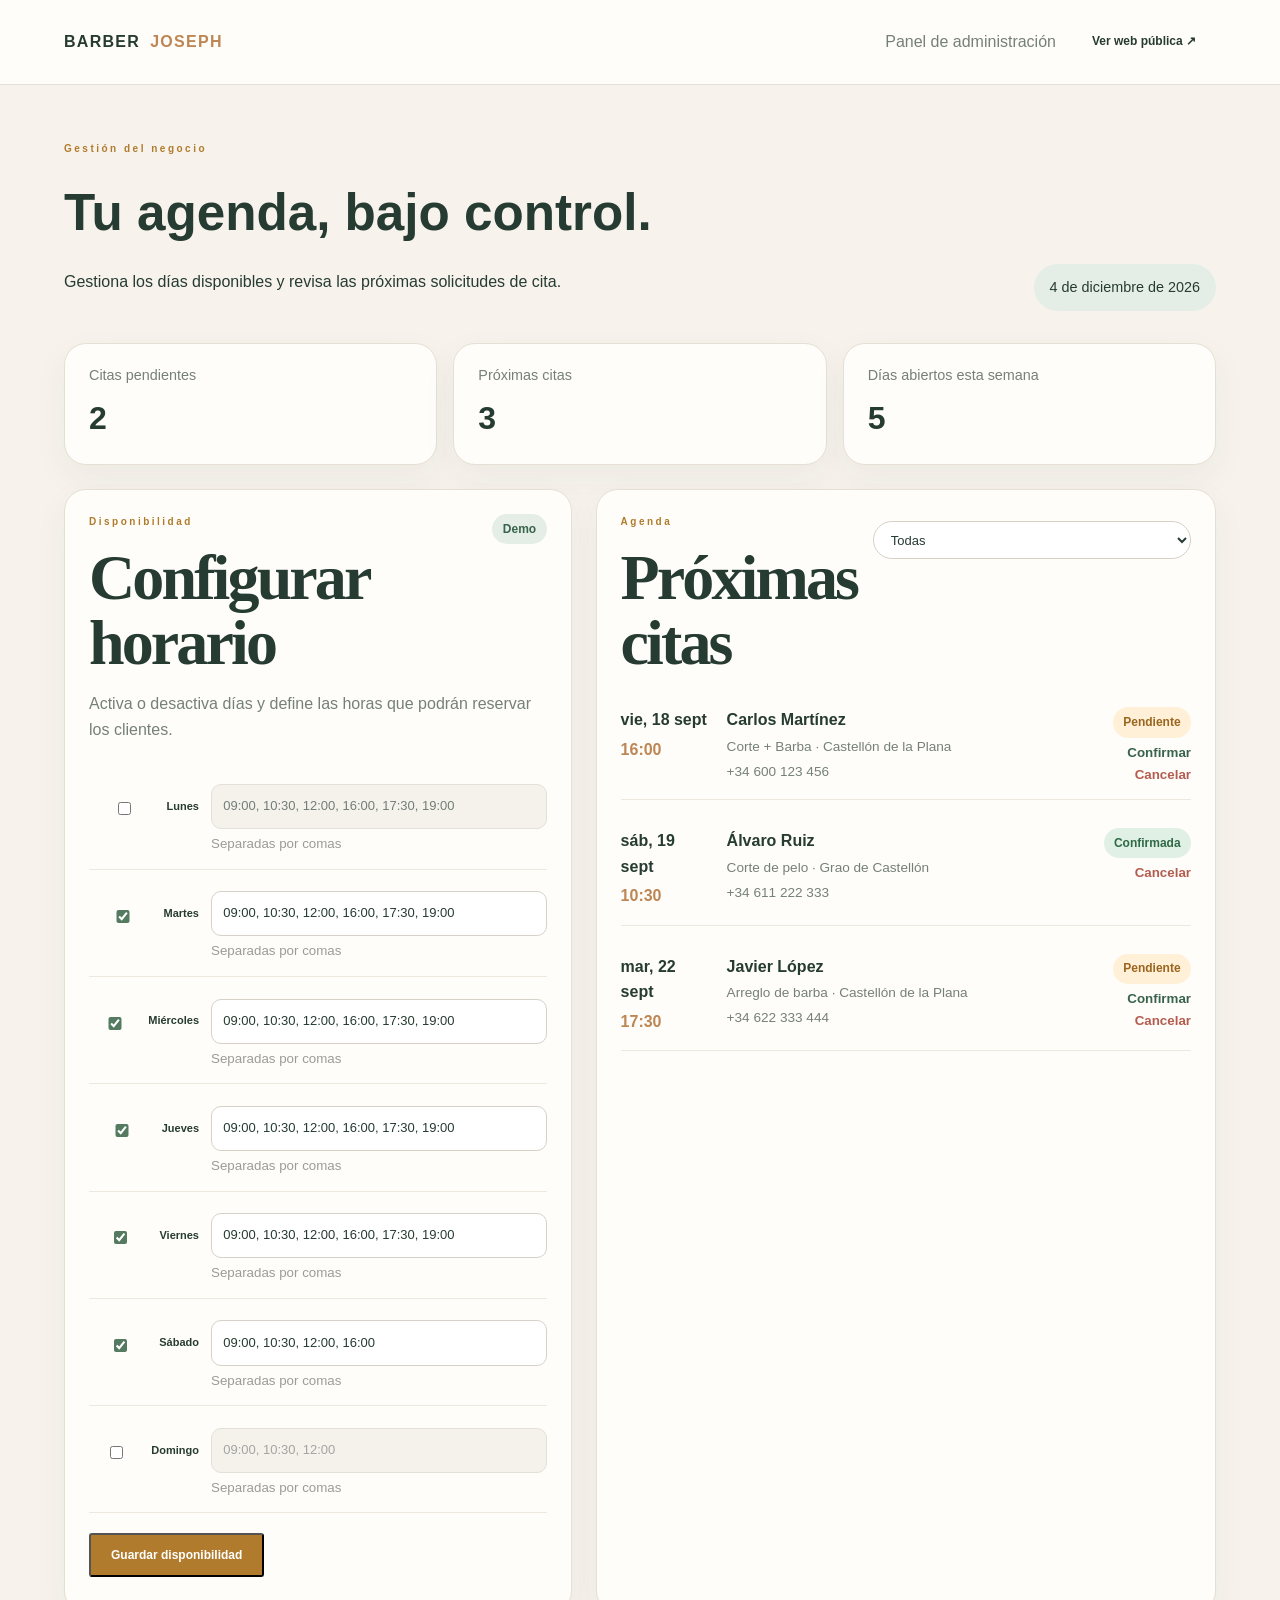
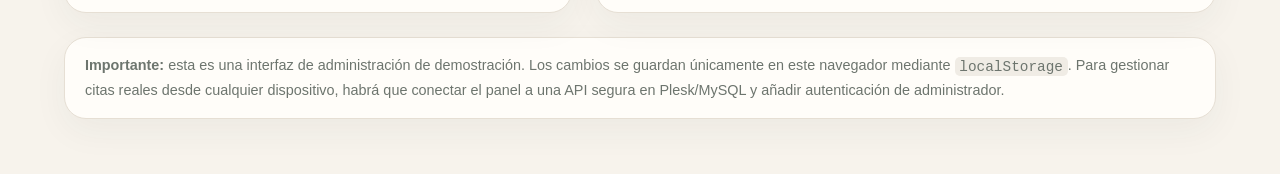
<file: admin.html>
<!doctype html>
<html lang="es">
<head>
  <meta charset="UTF-8">
  <meta name="viewport" content="width=device-width, initial-scale=1.0">
  <title>Admin · Barber Joseph</title>
  <link rel="stylesheet" href="styles.css">
  <link rel="stylesheet" href="admin.css">
  <script defer src="admin.js"></script>
</head>
<body class="admin-page">
  <header class="admin-header">
    <a class="brand" href="index.html">BARBER <span>JOSEPH</span></a>
    <div class="admin-header-actions">
      <span class="admin-user">Panel de administración</span>
      <a class="button button-secondary" href="index.html">Ver web pública ↗</a>
    </div>
  </header>

  <main class="admin-shell">
    <section class="admin-intro">
      <div>
        <p class="eyebrow">Gestión del negocio</p>
        <h1>Tu agenda, bajo control.</h1>
        <p>Gestiona los días disponibles y revisa las próximas solicitudes de cita.</p>
      </div>
      <div class="admin-date" id="today-label"></div>
    </section>

    <section class="admin-stats" aria-label="Resumen">
      <article class="admin-stat"><span>Citas pendientes</span><strong id="pending-count">0</strong></article>
      <article class="admin-stat"><span>Próximas citas</span><strong id="upcoming-count">0</strong></article>
      <article class="admin-stat"><span>Días abiertos esta semana</span><strong id="open-days-count">0</strong></article>
    </section>

    <div class="admin-grid">
      <section class="admin-card">
        <div class="admin-card-heading">
          <div><p class="eyebrow">Disponibilidad</p><h2>Configurar horario</h2></div>
          <span class="status-pill">Demo</span>
        </div>
        <p class="muted">Activa o desactiva días y define las horas que podrán reservar los clientes.</p>
        <div id="availability-list" class="availability-list"></div>
        <button class="button button-primary" id="save-availability">Guardar disponibilidad</button>
        <p class="form-status" id="availability-status" role="status"></p>
      </section>

      <section class="admin-card">
        <div class="admin-card-heading">
          <div><p class="eyebrow">Agenda</p><h2>Próximas citas</h2></div>
          <select id="appointment-filter" aria-label="Filtrar citas">
            <option value="all">Todas</option>
            <option value="pending">Pendientes</option>
            <option value="confirmed">Confirmadas</option>
            <option value="cancelled">Canceladas</option>
          </select>
        </div>
        <div id="appointments-list" class="appointments-list"></div>
      </section>
    </div>

    <section class="admin-note">
      <strong>Importante:</strong> esta es una interfaz de administración de demostración. Los cambios se guardan únicamente en este navegador mediante <code>localStorage</code>. Para gestionar citas reales desde cualquier dispositivo, habrá que conectar el panel a una API segura en Plesk/MySQL y añadir autenticación de administrador.
    </section>
  </main>
</body>
</html>
</file>
<file: styles.css>
:root{--ink:#17201d;--green:#263b34;--cream:#f5f0e7;--paper:#fbf8f2;--gold:#b07b2c;--line:#ded5c7;--muted:#6f716c}*{box-sizing:border-box}html{scroll-behavior:smooth}body{margin:0;background:var(--paper);color:var(--ink);font-family:'DM Sans',sans-serif;line-height:1.6}a{color:inherit;text-decoration:none}img{display:block;width:100%;height:100%;object-fit:cover}.site-header{display:flex;align-items:center;justify-content:space-between;padding:18px 4.5%;position:sticky;top:0;background:rgba(251,248,242,.94);backdrop-filter:blur(14px);z-index:10;border-bottom:1px solid var(--line)}.brand{display:flex;align-items:center;gap:10px}.brand-mark{font-size:31px;line-height:1;color:var(--ink)}.brand strong{display:block;font-family:'Playfair Display',serif;font-size:21px;letter-spacing:.02em;line-height:1.05}.brand small{display:block;font-size:8px;letter-spacing:.25em;text-align:center;margin-top:5px}.nav-links{display:flex;align-items:center;gap:25px;font-size:12px;font-weight:700}.nav-links a:hover{color:var(--gold)}.nav-cta,.button{display:inline-block;padding:13px 20px;border-radius:3px;font-weight:800;font-size:12px}.nav-cta,.button-primary{background:var(--gold);color:#fff}.button-outline{border:1px solid var(--ink)}.menu-toggle{display:none;background:none;border:0;font-size:24px;color:var(--ink)}.hero{display:grid;grid-template-columns:1fr 1.08fr;min-height:560px;background:var(--cream)}.hero-copy{padding:80px 8% 65px 10%;display:flex;flex-direction:column;justify-content:center}.eyebrow{font-size:10px;letter-spacing:.25em;font-weight:800;color:var(--gold);margin:0 0 15px}.hero h1,h2{font-family:'Playfair Display',serif;font-size:clamp(46px,5vw,73px);line-height:1.02;letter-spacing:-.045em;margin:0 0 24px}.hero h1 em,h2 em{font-family:'Caveat',cursive;color:var(--gold);font-size:1.15em;font-weight:600;letter-spacing:0}.hero-text{font-size:17px;max-width:490px;margin:0 0 28px}.benefits{display:flex;gap:20px;flex-wrap:wrap}.benefits span{display:grid;grid-template-columns:auto 1fr;column-gap:8px;font-size:25px;color:var(--gold);align-items:start}.benefits b{font-size:12px;color:var(--ink);line-height:1.2}.benefits small{grid-column:2;font-size:10px;color:var(--muted)}.hero-actions{display:flex;gap:16px;align-items:center;margin-top:30px}.hero-photo{position:relative;min-height:560px;overflow:hidden}.hero-photo:after{content:'';position:absolute;inset:0;background:linear-gradient(90deg,rgba(245,240,231,.15),transparent 35%)}.photo-note{position:absolute;right:7%;top:12%;font-family:'Caveat',cursive;font-size:31px;line-height:1.05;transform:rotate(-7deg);z-index:1}.photo-note em{color:var(--gold)}.photo-list{position:absolute;right:4%;bottom:9%;background:rgba(251,248,242,.94);padding:18px 25px;font-size:12px;line-height:2.1;z-index:1}.feature-strip{display:grid;grid-template-columns:repeat(4,1fr);gap:0;background:var(--green);color:#fff;padding:25px 5%}.feature-strip span{display:grid;grid-template-columns:auto 1fr;column-gap:12px;padding:0 25px;border-right:1px solid rgba(255,255,255,.25);font-size:27px;color:#e5bd76}.feature-strip span:last-child{border:0}.feature-strip b{font-size:11px;color:#fff;line-height:1.4}.feature-strip small{grid-column:2;font-size:11px;color:#d2d7d0}.section{padding:75px 5%}.section-heading{margin-bottom:35px}.section-heading.split{display:grid;grid-template-columns:1fr 1fr auto;gap:35px;align-items:end}.section-heading h2{font-size:clamp(42px,4.5vw,62px)}.section-heading>p:not(.eyebrow){max-width:430px;color:#414640;font-size:14px}.scribble{font-family:'Caveat',cursive;font-size:28px;line-height:1.05;transform:rotate(-6deg);color:var(--ink)}.service-grid{display:grid;grid-template-columns:repeat(4,1fr);gap:14px}.service-card{background:#fff;border:1px solid #ece5da;border-radius:4px;overflow:hidden}.service-card img{height:155px}.service-card>div{padding:18px}.service-card h3{font-family:'Playfair Display',serif;font-size:18px;margin:0 0 4px}.service-card h3 small{font-family:'DM Sans';font-size:11px;font-weight:400}.service-card p{font-size:12px;color:var(--muted);margin:0}.pricing-section{background:var(--cream)}.price-grid{display:grid;grid-template-columns:repeat(5,1fr);gap:12px}.price-grid>div{background:#fff;border:1px solid #e8dfd2;padding:20px;display:flex;flex-direction:column;min-height:140px;border-radius:4px}.price-grid span{font-size:26px;color:var(--gold)}.price-grid b{font-size:12px;margin-top:auto}.price-grid strong{font-family:'Playfair Display',serif;font-size:27px}.price-grid small{font-size:10px;font-weight:400}.price-grid .included{background:var(--green);color:#fff}.price-grid .included small{color:#d8ded8;margin-top:5px}.booking-banner{margin:0 4%;display:grid;grid-template-columns:1fr 1.5fr;background:#e9dfcf;border-radius:8px;overflow:hidden}.booking-banner>div:first-child{padding:45px 35px}.booking-banner h2{font-size:44px;margin-bottom:12px}.booking-banner p:not(.eyebrow){font-size:13px}.booking-photo{position:relative;min-height:270px}.booking-photo>div{position:absolute;right:0;bottom:0;background:rgba(23,32,29,.88);color:#fff;padding:20px;font-size:11px;line-height:2}.about-section{display:grid;grid-template-columns:1.1fr 1fr .8fr;gap:35px;align-items:center}.about-photo{height:360px;position:relative;overflow:hidden;border-radius:5px}.about-photo span{position:absolute;left:25px;top:25px;font-family:'Caveat',cursive;font-size:32px;line-height:1.05;color:#fff;transform:rotate(-7deg)}.about-photo em{color:#f0c77d}.about-copy h2{font-size:43px}.about-copy p:not(.eyebrow){font-size:14px;color:#5f655f}.about-copy .button{margin-top:15px}blockquote{border:1px solid var(--line);border-radius:8px;padding:35px;font-family:'Caveat',cursive;font-size:30px;line-height:1.1;margin:0;transform:rotate(2deg)}blockquote small{display:block;font-family:'DM Sans';font-size:11px;margin-top:20px;text-align:right}.booking-section{background:var(--green);color:#fff;display:grid;grid-template-columns:.8fr 1.2fr;gap:55px}.booking-section .section-heading>p:not(.eyebrow){color:#dce2dc}.form-card{background:#fff;color:var(--ink);padding:28px;border-radius:5px}.form-grid{display:grid;grid-template-columns:repeat(2,1fr);gap:0 18px}label{display:block;font-size:11px;font-weight:800;margin-bottom:18px}input,select,textarea{display:block;width:100%;margin-top:7px;border:1px solid var(--line);background:#fff;color:var(--ink);padding:12px;font:inherit;font-size:13px;border-radius:3px}textarea{resize:vertical}.form-note,.form-status{font-size:11px;color:var(--muted)}.form-status{color:var(--gold);font-weight:700}.contact-section{display:grid;grid-template-columns:1fr 1fr;gap:8%;background:var(--cream)}.contact-section h2{font-size:55px}.contact-section>div>p:not(.eyebrow){max-width:450px;color:#59605a}.contact-details{margin-top:30px;font-size:13px}.contact-details a{text-decoration:underline;color:var(--gold)}footer{padding:35px 5%;display:flex;align-items:center;justify-content:space-between;gap:25px;flex-wrap:wrap;border-top:1px solid var(--line);background:var(--paper);font-size:12px}footer nav{display:flex;gap:18px}footer p{color:var(--muted)}.booking-steps{display:flex;gap:8px;margin-bottom:28px}.booking-steps span{flex:1;text-align:center;padding:10px 8px;border-radius:999px;background:#f0ece4;color:#7c8078;font-size:11px;font-weight:800}.booking-steps span.active{background:var(--gold);color:#fff}.booking-step h3{font-family:'Playfair Display',serif;font-size:28px;margin:0 0 6px}.step-intro{font-size:13px;color:var(--muted);margin:0 0 22px}.step-actions{display:flex;justify-content:space-between;align-items:center;gap:12px;margin-top:10px}.step-next:disabled{opacity:.4;cursor:not-allowed}.time-options{display:grid;grid-template-columns:repeat(3,1fr);gap:10px;margin:20px 0}.time-option{border:1px solid var(--line);background:#fbf8f2;color:var(--ink);border-radius:4px;padding:14px 8px;font-weight:800;cursor:pointer}.time-option:hover,.time-option.selected{background:var(--gold);border-color:var(--gold);color:#fff}.form-status.unavailable{color:#b34b3d}.booking-step[hidden]{display:none}@media(max-width:1000px){.nav-links{gap:13px}.hero-copy{padding-left:7%}.feature-strip{grid-template-columns:repeat(2,1fr);gap:20px}.feature-strip span:nth-child(2){border:0}.price-grid{grid-template-columns:repeat(3,1fr)}.about-section{grid-template-columns:1fr 1fr}.about-section blockquote{grid-column:1/-1}.service-grid{grid-template-columns:repeat(2,1fr)}}@media(max-width:760px){.site-header{padding:15px 5%}.menu-toggle{display:block}.nav-links{display:none;position:absolute;top:76px;left:0;right:0;background:var(--paper);padding:25px;flex-direction:column;align-items:flex-start;border-bottom:1px solid var(--line)}.nav-links.open{display:flex}.brand strong{font-size:18px}.hero{grid-template-columns:1fr}.hero-copy{padding:60px 7%}.hero-photo{min-height:420px}.hero h1{font-size:54px}.feature-strip{grid-template-columns:1fr;padding:20px 7%}.feature-strip span{border:0;border-bottom:1px solid rgba(255,255,255,.25);padding:15px 0}.section{padding:60px 7%}.section-heading.split{grid-template-columns:1fr;gap:12px}.service-grid,.price-grid,.about-section,.booking-section,.contact-section{grid-template-columns:1fr}.booking-banner{grid-template-columns:1fr;margin:0 7%}.booking-photo{min-height:240px}.form-grid{grid-template-columns:1fr}.about-photo{height:330px}.about-section blockquote{grid-column:auto}.scribble{display:none}footer{padding:30px 7%}footer nav{flex-wrap:wrap}.booking-steps{gap:5px}.booking-steps span{font-size:10px;padding:9px 4px}.time-options{grid-template-columns:repeat(2,1fr)}.step-actions{flex-direction:column-reverse;align-items:stretch}.step-actions .button{width:100%;text-align:center}.form-card{padding:22px}.booking-step h3{font-size:25px}}
</file>
<file: admin.css>
.admin-page { background: #f7f3ec; color: #263b32; min-height: 100vh; }
.admin-header { display: flex; align-items: center; justify-content: space-between; gap: 1rem; padding: 1.2rem 5%; background: #fffdf9; border-bottom: 1px solid #e6dfd4; }
.admin-header .brand { color: #263b32; text-decoration: none; font-weight: 800; letter-spacing: .08em; }
.admin-header .brand span { color: #bd8654; }
.admin-header-actions { display: flex; align-items: center; gap: 1rem; }
.admin-user, .muted { color: #758078; }
.admin-shell { width: min(1180px, 90%); margin: 0 auto; padding: 3.5rem 0; }
.admin-intro { display: flex; justify-content: space-between; align-items: end; gap: 2rem; margin-bottom: 2rem; }
.admin-intro h1 { margin: .25rem 0 .75rem; font-size: clamp(2rem, 4vw, 3.4rem); }
.admin-intro p { max-width: 600px; }
.admin-date { background: #e5eee6; border-radius: 999px; padding: .75rem 1rem; font-size: .9rem; white-space: nowrap; }
.admin-stats { display: grid; grid-template-columns: repeat(3, 1fr); gap: 1rem; margin-bottom: 1.5rem; }
.admin-stat, .admin-card, .admin-note { background: #fffdf9; border: 1px solid #e6dfd4; border-radius: 22px; box-shadow: 0 12px 35px rgba(38, 59, 50, .05); }
.admin-stat { padding: 1.25rem 1.5rem; }
.admin-stat span { display: block; color: #758078; font-size: .9rem; }
.admin-stat strong { display: block; margin-top: .35rem; font-size: 2rem; }
.admin-grid { display: grid; grid-template-columns: .9fr 1.1fr; gap: 1.5rem; }
.admin-card { padding: 1.5rem; }
.admin-card-heading { display: flex; justify-content: space-between; align-items: start; gap: 1rem; margin-bottom: 1rem; }
.admin-card h2 { margin: .25rem 0 0; }
.admin-card select { border: 1px solid #d7d1c7; border-radius: 999px; padding: .6rem .8rem; background: #fff; color: #263b32; }
.status-pill { display: inline-flex; align-items: center; border-radius: 999px; padding: .35rem .65rem; background: #e5eee6; color: #38634c; font-size: .75rem; font-weight: 700; white-space: nowrap; }
.status-pending { background: #fff0d7; color: #9a651f; }
.status-confirmed { background: #e1f0e5; color: #2e6a46; }
.status-cancelled { background: #f8e2df; color: #9c4a42; }
.availability-list { margin: 1.25rem 0; }
.availability-row { display: grid; grid-template-columns: 110px 1fr; gap: .75rem; padding: .9rem 0; border-bottom: 1px solid #eee8df; }
.day-toggle { display: flex; align-items: center; gap: .5rem; font-weight: 700; }
.day-toggle input { accent-color: #547b61; }
.hours-input input { width: 100%; box-sizing: border-box; border: 1px solid #d7d1c7; border-radius: 10px; padding: .7rem; background: #fff; color: #263b32; }
.hours-input input:disabled { background: #f0ece5; opacity: .65; }
.hours-input small { display: block; color: #9a9c95; margin-top: .25rem; }
.appointments-list { display: grid; gap: .75rem; }
.appointment-row { display: grid; grid-template-columns: 90px 1fr auto; gap: 1rem; padding: 1rem 0; border-bottom: 1px solid #eee8df; }
.appointment-date strong, .appointment-date span, .appointment-main strong, .appointment-main span, .appointment-main small { display: block; }
.appointment-date span { color: #bd8654; font-weight: 800; margin-top: .25rem; }
.appointment-main span, .appointment-main small { color: #758078; font-size: .85rem; margin-top: .2rem; }
.appointment-actions { display: flex; flex-direction: column; align-items: end; gap: .45rem; }
.text-button { border: 0; background: transparent; color: #38634c; cursor: pointer; font-weight: 700; padding: 0; }
.text-button.danger { color: #b35c50; }
.admin-note { margin-top: 1.5rem; padding: 1rem 1.25rem; color: #6d756e; font-size: .9rem; }
.admin-note code { background: #f0ece5; border-radius: 5px; padding: .1rem .3rem; }

@media (max-width: 850px) {
  .admin-grid { grid-template-columns: 1fr; }
  .admin-intro { align-items: start; flex-direction: column; }
}
@media (max-width: 600px) {
  .admin-header { align-items: start; flex-direction: column; }
  .admin-header-actions { width: 100%; justify-content: space-between; flex-wrap: wrap; }
  .admin-shell { width: min(92%, 520px); padding: 2rem 0; }
  .admin-stats { grid-template-columns: 1fr; }
  .admin-card { padding: 1rem; border-radius: 16px; }
  .availability-row { grid-template-columns: 1fr; gap: .45rem; }
  .appointment-row { grid-template-columns: 1fr; gap: .5rem; }
  .appointment-actions { align-items: start; flex-direction: row; flex-wrap: wrap; }
}
</file>
